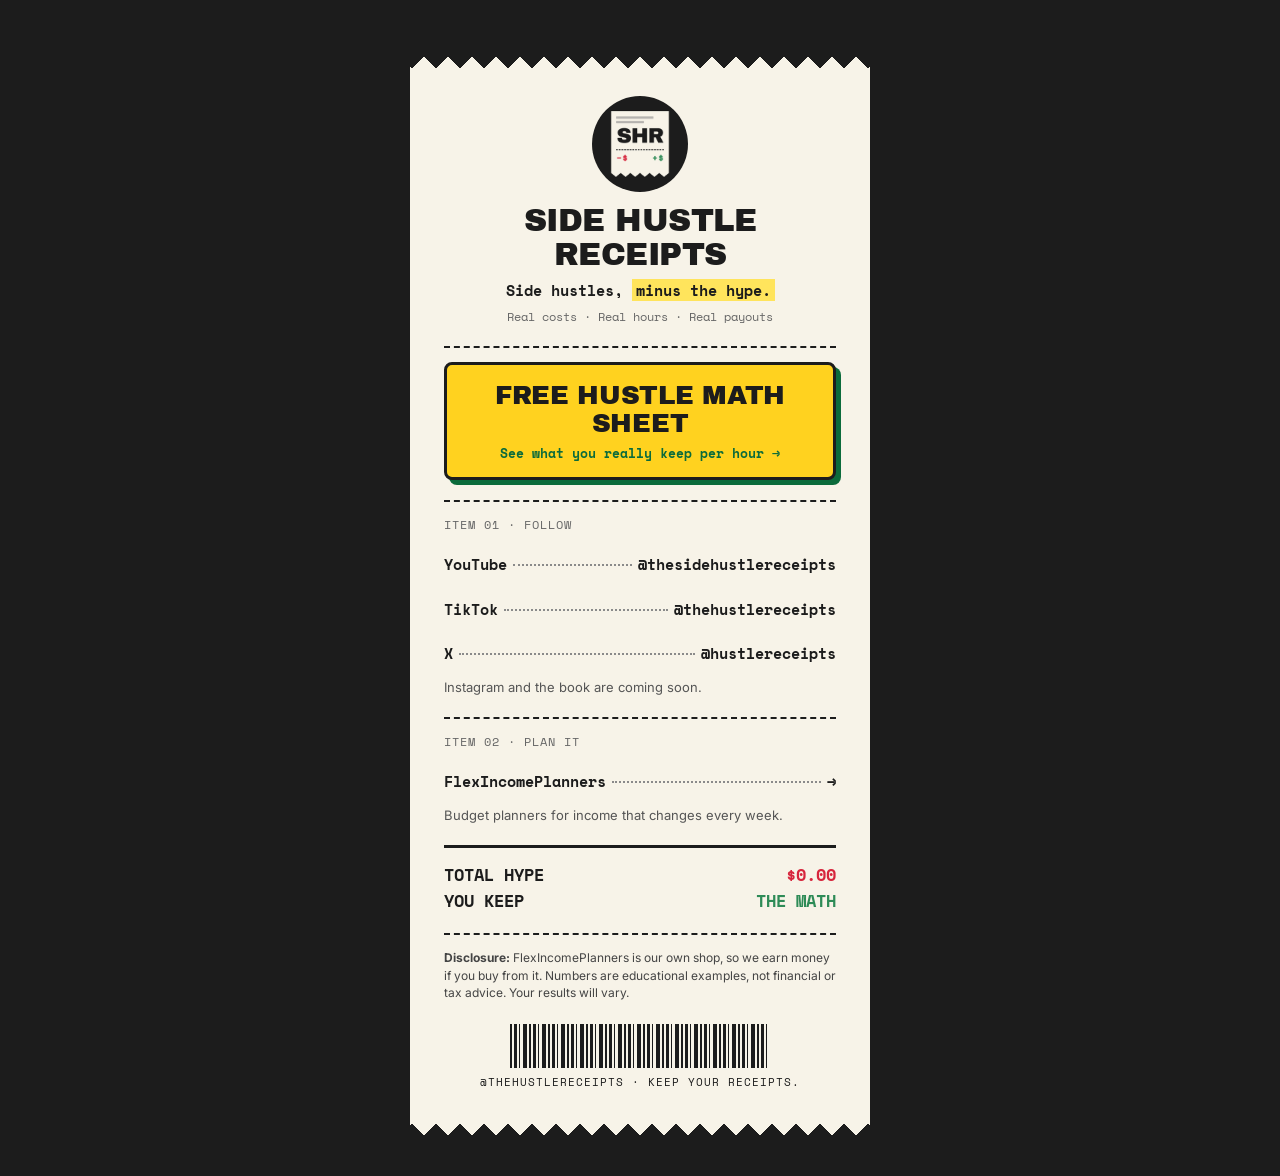
<file: index.html>
<!doctype html>
<html lang="en">
<head>
<meta charset="utf-8">
<meta name="viewport" content="width=device-width,initial-scale=1">
<title>Side Hustle Receipts: side hustles, minus the hype</title>
<meta name="description" content="Real costs, real hours, real payouts. Honest side hustle breakdowns, minus the hype.">
<meta property="og:title" content="Side Hustle Receipts">
<meta property="og:description" content="Side hustles, minus the hype. Real costs. Real hours. Real payouts.">
<meta property="og:image" content="https://sidehustlereceipts.com/assets/og-image.png">
<meta property="og:url" content="https://sidehustlereceipts.com/">
<meta name="theme-color" content="#1C1C1C">
<link rel="icon" type="image/png" sizes="32x32" href="assets/favicon-32.png">
<link rel="apple-touch-icon" href="assets/apple-touch-icon.png">
<link rel="stylesheet" href="assets/style.css">
</head>
<body>
<main class="receipt">
  <header>
    <img class="logo" src="assets/logo-256.png" width="96" height="96" alt="Side Hustle Receipts logo">
    <h1>SIDE HUSTLE RECEIPTS</h1>
    <p class="tag">Side hustles, <mark>minus the hype.</mark></p>
    <p class="meta">Real costs · Real hours · Real payouts</p>
  </header>

  <div class="rule"></div>
  <a class="cta" href="sheet/"><span class="big">FREE HUSTLE MATH SHEET</span><span class="small">See what you really keep per hour →</span></a>

  <div class="rule"></div>
  <p class="section">ITEM 01 · FOLLOW</p>
  <a class="item" href="https://www.youtube.com/@thesidehustlereceipts" rel="me"><span class="name">YouTube</span><span class="dots"></span><span class="price">@thesidehustlereceipts</span></a>
  <a class="item" href="https://www.tiktok.com/@thehustlereceipts" rel="me"><span class="name">TikTok</span><span class="dots"></span><span class="price">@thehustlereceipts</span></a>
  <a class="item" href="https://x.com/hustlereceipts" rel="me"><span class="name">X</span><span class="dots"></span><span class="price">@hustlereceipts</span></a>
  <p class="note">Instagram and the book are coming soon.</p>
  <div class="rule"></div>
  <p class="section">ITEM 02 · PLAN IT</p>
  <a class="item" href="https://payhip.com/FlexIncomePlanners/collection/all"><span class="name">FlexIncomePlanners</span><span class="dots"></span><span class="price">→</span></a>
  <p class="note">Budget planners for income that changes every week.</p>

  <div class="rule rule--solid"></div>
  <div class="total"><span>TOTAL HYPE</span><span class="red">$0.00</span></div>
  <div class="total"><span>YOU KEEP</span><span class="green">THE MATH</span></div>

  <div class="rule"></div>
  <p class="disclosure"><strong>Disclosure:</strong> FlexIncomePlanners is our own shop, so we earn money if you buy from it. Numbers are educational examples, not financial or tax advice. Your results will vary.</p>

  <footer>
    <div class="barcode" aria-hidden="true"></div>
    <p>@THEHUSTLERECEIPTS · KEEP YOUR RECEIPTS.</p>
  </footer>
</main>
</body>
</html>
</file>
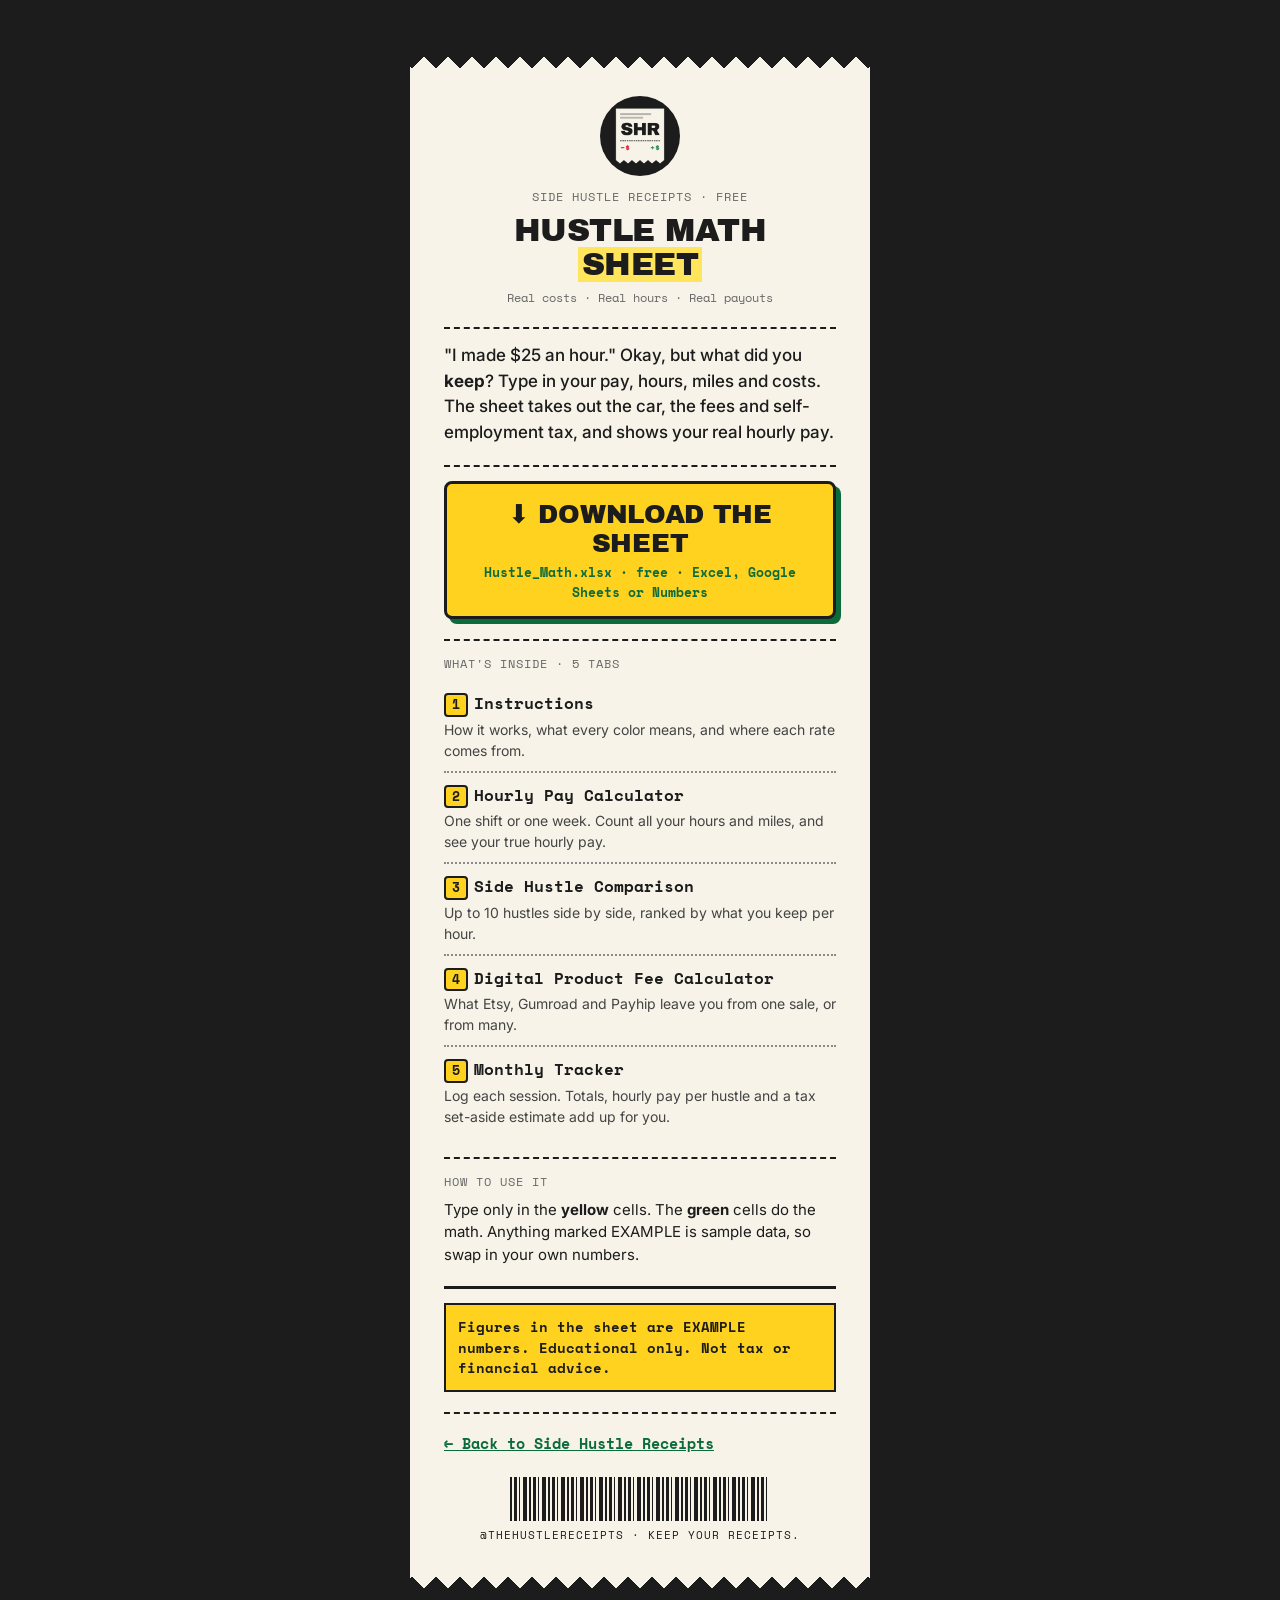
<file: sheet/index.html>
<!doctype html>
<html lang="en">
<head>
<meta charset="utf-8">
<meta name="viewport" content="width=device-width,initial-scale=1">
<title>Free Hustle Math sheet · Side Hustle Receipts</title>
<meta name="description" content="A free spreadsheet that shows what a side hustle leaves you per hour after car costs, fees and self-employment tax.">
<meta property="og:title" content="Free Hustle Math sheet · Side Hustle Receipts">
<meta property="og:description" content="See what a side hustle really leaves you per hour, after the car, fees and self-employment tax.">
<meta property="og:image" content="https://sidehustlereceipts.com/assets/og-image.png">
<meta property="og:url" content="https://sidehustlereceipts.com/sheet/">
<meta name="theme-color" content="#1C1C1C">
<link rel="icon" type="image/png" sizes="32x32" href="../assets/favicon-32.png">
<link rel="apple-touch-icon" href="../assets/apple-touch-icon.png">
<link rel="stylesheet" href="../assets/style.css">
</head>
<body>
<main class="receipt">
  <header>
    <a href="../"><img class="logo" src="../assets/logo-256.png" width="80" height="80" alt="Side Hustle Receipts logo"></a>
    <p class="section">SIDE HUSTLE RECEIPTS · FREE</p>
    <h1>HUSTLE MATH<br><mark>SHEET</mark></h1>
    <p class="meta">Real costs · Real hours · Real payouts</p>
  </header>

  <div class="rule"></div>
  <p class="lead">"I made $25 an hour." Okay, but what did you <strong>keep</strong>? Type in your pay, hours, miles and costs. The sheet takes out the car, the fees and self-employment tax, and shows your real hourly pay.</p>

  <div class="rule"></div>
  <a class="cta" href="Hustle_Math.xlsx" download><span class="big">⬇ DOWNLOAD THE SHEET</span><span class="small">Hustle_Math.xlsx · free · Excel, Google Sheets or Numbers</span></a>

  <div class="rule"></div>
  <p class="section">WHAT'S INSIDE · 5 TABS</p>
  <ul class="tabs">
    <li><b><span class="n">1</span>Instructions</b><span>How it works, what every color means, and where each rate comes from.</span></li>
    <li><b><span class="n">2</span>Hourly Pay Calculator</b><span>One shift or one week. Count all your hours and miles, and see your true hourly pay.</span></li>
    <li><b><span class="n">3</span>Side Hustle Comparison</b><span>Up to 10 hustles side by side, ranked by what you keep per hour.</span></li>
    <li><b><span class="n">4</span>Digital Product Fee Calculator</b><span>What Etsy, Gumroad and Payhip leave you from one sale, or from many.</span></li>
    <li><b><span class="n">5</span>Monthly Tracker</b><span>Log each session. Totals, hourly pay per hustle and a tax set-aside estimate add up for you.</span></li>
  </ul>

  <div class="rule"></div>
  <p class="section">HOW TO USE IT</p>
  <p class="note" style="font-size:15px;color:var(--ink)">Type only in the <strong>yellow</strong> cells. The <strong>green</strong> cells do the math. Anything marked EXAMPLE is sample data, so swap in your own numbers.</p>

  <div class="rule rule--solid"></div>
  <p class="warn">Figures in the sheet are EXAMPLE numbers. Educational only. Not tax or financial advice.</p>

  <div class="rule"></div>
  <a class="back" href="../">← Back to Side Hustle Receipts</a>

  <footer>
    <div class="barcode" aria-hidden="true"></div>
    <p>@THEHUSTLERECEIPTS · KEEP YOUR RECEIPTS.</p>
  </footer>
</main>
</body>
</html>
</file>
<file: assets/style.css>
@font-face{font-family:"Space Mono";src:url(fonts/SpaceMono-Regular.ttf) format("truetype");font-display:swap}
@font-face{font-family:"Space Mono";font-weight:700;src:url(fonts/SpaceMono-Bold.ttf) format("truetype");font-display:swap}
@font-face{font-family:"Archivo Black";src:url(fonts/ArchivoBlack-Regular.ttf) format("truetype");font-display:swap}
@font-face{font-family:"Inter";font-weight:100 900;src:url(fonts/Inter.ttf) format("truetype");font-display:swap}
:root{--paper:#F7F3E8;--ink:#1C1C1C;--gray:#8A8A8A;--red:#D7263D;--green:#2E8B57;--hl:#FFE45C}
*{box-sizing:border-box}
html{background:var(--ink)}
body{margin:0;padding:28px 14px 40px;font-family:"Space Mono",ui-monospace,monospace;color:var(--ink);font-size:15px;line-height:1.5}
.receipt{max-width:460px;margin:0 auto;background:var(--paper);padding:34px 22px 40px;position:relative;
  --t:12px;
  -webkit-mask:conic-gradient(from -45deg at bottom,#0000,#000 1deg 89deg,#0000 90deg) bottom/calc(var(--t)*2) var(--t) repeat-x,
               conic-gradient(from 135deg at top,#0000,#000 1deg 89deg,#0000 90deg) top/calc(var(--t)*2) var(--t) repeat-x,
               linear-gradient(#000 0 0) center/100% calc(100% - 2*var(--t)) no-repeat;
          mask:conic-gradient(from -45deg at bottom,#0000,#000 1deg 89deg,#0000 90deg) bottom/calc(var(--t)*2) var(--t) repeat-x,
               conic-gradient(from 135deg at top,#0000,#000 1deg 89deg,#0000 90deg) top/calc(var(--t)*2) var(--t) repeat-x,
               linear-gradient(#000 0 0) center/100% calc(100% - 2*var(--t)) no-repeat}
header{text-align:center}
.logo{border-radius:50%;display:block;margin:0 auto 12px}
h1{font-family:"Archivo Black",Inter,sans-serif;font-weight:400;font-size:clamp(24px,7.4vw,32px);line-height:1.05;margin:0 0 8px;letter-spacing:-.5px}
.tag{font-weight:700;margin:0}
mark{background:var(--hl);color:inherit;padding:0 4px}
.meta{color:#666;font-size:12px;margin:6px 0 0}
.rule{border-top:2px dashed var(--ink);margin:20px 0 14px}
.rule--solid{border-top-style:solid;border-top-width:3px}
.section{font-size:12px;color:#666;letter-spacing:1px;margin:0 0 8px}
.book{font-family:Inter,sans-serif;font-weight:700;font-size:14px;line-height:1.35;margin:0 0 8px}
.item{display:flex;flex-wrap:wrap;align-items:baseline;gap:0 6px;padding:11px 10px;margin:0 -10px;color:inherit;text-decoration:none;border-radius:4px;min-height:44px}
.item:hover,.item:focus-visible{background:var(--hl);outline:none}
.item .name{font-weight:700}
.item .dots{flex:1 1 20px;border-bottom:2px dotted var(--gray);transform:translateY(-4px);min-width:20px}
.item .price{font-weight:700;color:var(--ink)}
.item .note,.note{flex-basis:100%;font-family:Inter,sans-serif;font-size:13px;color:#555;margin:2px 0 0}
.item--hero{border:2px solid var(--ink);margin:0;padding:12px 12px 10px}
.item--hero .price{color:var(--green)}
.total{display:flex;justify-content:space-between;font-weight:700;font-size:17px}
.red{color:var(--red)}.green{color:var(--green)}
.disclosure{font-family:Inter,sans-serif;font-size:12px;color:#444;line-height:1.45;margin:0}
footer{text-align:center;margin-top:22px;font-size:11px;letter-spacing:1px}
footer p{margin:6px 0 0}
.barcode{height:44px;margin:0 auto;max-width:260px;background:repeating-linear-gradient(90deg,var(--ink) 0 2px,transparent 2px 4px,var(--ink) 4px 7px,transparent 7px 9px,var(--ink) 9px 10px,transparent 10px 13px,var(--ink) 13px 17px,transparent 17px 19px)}
@media (min-width:600px){body{padding-top:56px}.receipt{padding:40px 34px 46px}}
/* Free Hustle Math sheet: yellow/green look from the book cover */
:root{--yellow:#FFD21F;--dgreen:#0B6B3B}
.cta{display:block;text-align:center;background:var(--yellow);color:var(--ink);text-decoration:none;border:3px solid var(--ink);border-radius:8px;padding:16px 14px 14px;margin:4px 0 0;box-shadow:5px 5px 0 var(--dgreen);transition:transform .08s,box-shadow .08s}
.cta:hover,.cta:focus-visible{transform:translate(2px,2px);box-shadow:3px 3px 0 var(--dgreen);outline:none}
.cta .big{display:block;font-family:"Archivo Black",Inter,sans-serif;font-size:clamp(21px,6vw,26px);line-height:1.1;letter-spacing:-.3px}
.cta .small{display:block;font-weight:700;font-size:13px;margin-top:6px;color:var(--dgreen)}
.cta--green{background:var(--dgreen);color:#fff;box-shadow:5px 5px 0 var(--yellow)}
.cta--green .small{color:var(--yellow)}
.cta--green:hover,.cta--green:focus-visible{box-shadow:3px 3px 0 var(--yellow)}
.lead{font-family:Inter,sans-serif;font-size:17px;line-height:1.5;font-weight:500;margin:0 0 4px}
.tabs{list-style:none;padding:0;margin:0}
.tabs li{border-bottom:2px dotted var(--gray);padding:10px 0}
.tabs li:last-child{border-bottom:0}
.tabs b{display:block;font-size:16px}
.tabs span{display:block;font-family:Inter,sans-serif;font-size:14px;color:#444;margin-top:2px}
.tabs .n{display:inline-block;font-family:inherit;color:var(--ink);margin-top:0;background:var(--yellow);border:2px solid var(--ink);border-radius:4px;padding:0 6px;margin-right:6px;font-size:13px}
.warn{background:var(--yellow);border:2px solid var(--ink);padding:12px 12px;font-weight:700;font-size:14px;line-height:1.45;margin:0}
.back{display:inline-block;margin-top:4px;color:var(--dgreen);font-weight:700}
</file>
